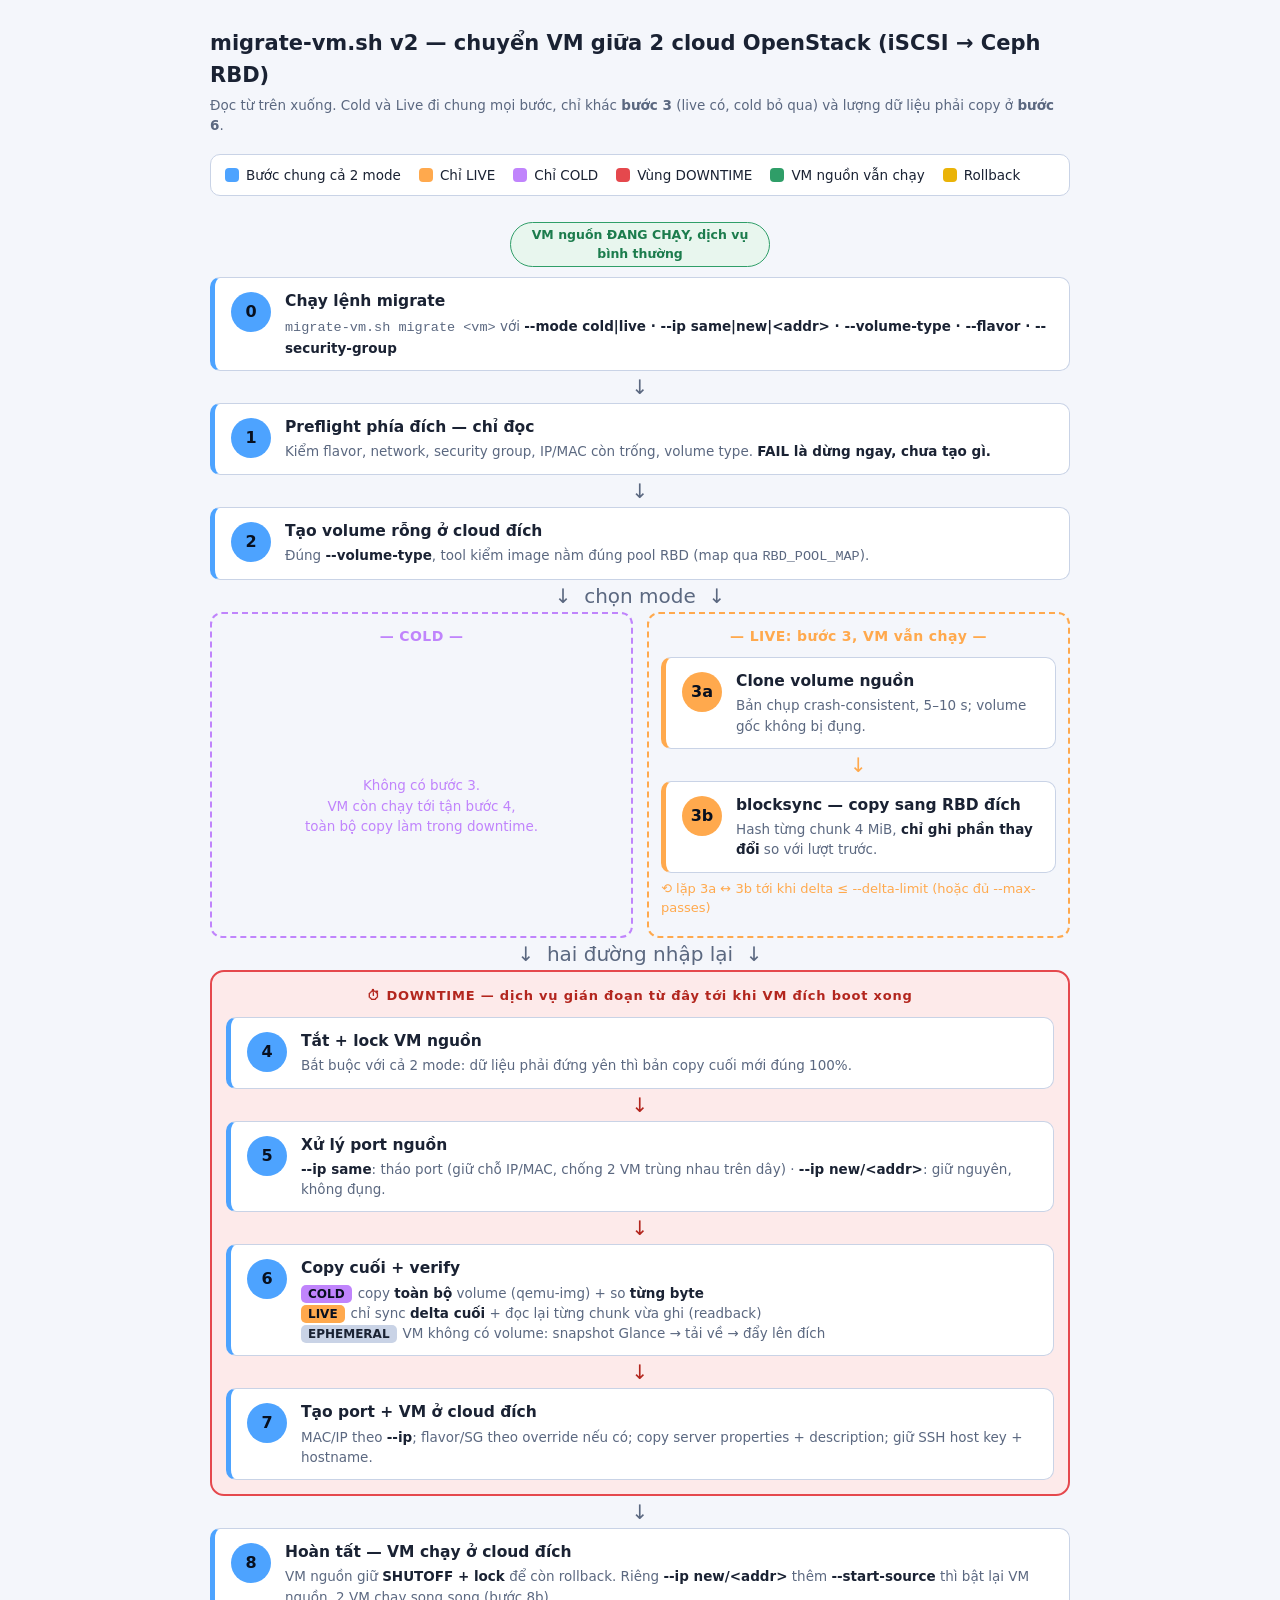
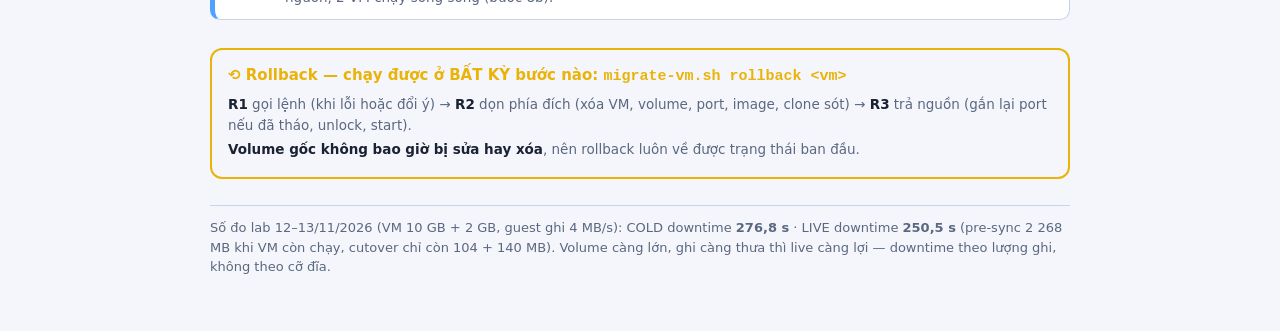
<file: workflow-v2-simple.html>
<!doctype html>
<html lang="vi">
<head>
<meta charset="utf-8">
<meta name="viewport" content="width=device-width, initial-scale=1">
<title>Workflow migrate-vm v2</title>
<style>
  :root{
    --bg:#0e1320; --card:#161d2e; --text:#e8ecf5; --muted:#9aa7bd; --line:#2a3550;
    --common:#4da3ff;      /* xanh dương: bước CHUNG cả cold lẫn live */
    --live:#ffa94d;        /* cam: chỉ LIVE */
    --cold:#c084fc;        /* tím: chỉ COLD */
    --down-bg:#2a1518; --down-bd:#e5484d; --down-tx:#ff8f93;  /* đỏ: vùng downtime */
    --run-bg:#10241a; --run-bd:#2f9e68; --run-tx:#5dd39e;     /* xanh lá: VM vẫn chạy */
    --rb:#eab308;          /* vàng: rollback */
  }
  @media (prefers-color-scheme: light){
    :root:not([data-theme="dark"]){
      --bg:#f4f6fb; --card:#ffffff; --text:#1a2233; --muted:#5b6880; --line:#c9d3e6;
      --down-bg:#fdeaea; --down-tx:#b3261e; --run-bg:#e8f6ee; --run-tx:#1c7c4d;
    }
  }
  *{box-sizing:border-box}
  body{margin:0;background:var(--bg);color:var(--text);
       font:15px/1.5 "Segoe UI",system-ui,sans-serif;padding:28px 16px 60px}
  .wrap{max-width:860px;margin:0 auto}
  h1{font-size:21px;margin:0 0 4px}
  .sub{color:var(--muted);margin:0 0 18px;font-size:13.5px}

  .legend{display:flex;flex-wrap:wrap;gap:10px 18px;background:var(--card);
          border:1px solid var(--line);border-radius:10px;padding:10px 14px;margin-bottom:26px;font-size:13.5px}
  .legend span{display:flex;align-items:center;gap:7px}
  .dot{width:14px;height:14px;border-radius:4px;display:inline-block}

  .step{display:flex;gap:14px;background:var(--card);border:1px solid var(--line);
        border-radius:10px;padding:12px 16px;align-items:flex-start}
  .step .no{min-width:40px;height:40px;border-radius:50%;display:flex;align-items:center;justify-content:center;
            font-weight:700;font-size:16px;color:#08101f;margin-top:2px}
  .step h3{margin:0 0 2px;font-size:15.5px}
  .step p{margin:0;color:var(--muted);font-size:13.5px}
  .step p b{color:var(--text)}
  .common{border-left:5px solid var(--common)} .common .no{background:var(--common)}
  .livebox{border-left:5px solid var(--live)}  .livebox .no{background:var(--live)}
  .coldbox{border-left:5px solid var(--cold)}  .coldbox .no{background:var(--cold)}

  .arrow{display:flex;justify-content:center;color:var(--muted);font-size:20px;line-height:1;margin:6px 0}

  .split{display:grid;grid-template-columns:1fr 1fr;gap:14px;margin:6px 0}
  .branch{border-radius:12px;padding:12px;border:2px dashed}
  .branch h4{margin:0 0 10px;font-size:14px;text-align:center;letter-spacing:.4px}
  .branch.cold{border-color:var(--cold)} .branch.cold h4{color:var(--cold)}
  .branch.live{border-color:var(--live)} .branch.live h4{color:var(--live)}
  .runtag{display:block;text-align:center;margin:0 auto 10px;max-width:260px;background:var(--run-bg);
          border:1px solid var(--run-bd);color:var(--run-tx);border-radius:999px;padding:3px 12px;font-size:12.5px;font-weight:600}
  .loop{display:flex;justify-content:center;align-items:center;gap:6px;color:var(--live);font-size:13px;margin:6px 0}
  .skip{display:flex;height:100%;min-height:150px;align-items:center;justify-content:center;
        color:var(--cold);font-size:13.5px;text-align:center;padding:0 8px}

  .downzone{background:var(--down-bg);border:2px solid var(--down-bd);border-radius:14px;
            padding:14px;margin:6px 0}
  .downzone>.zlabel{color:var(--down-tx);font-weight:700;font-size:13px;letter-spacing:.8px;
            text-align:center;margin-bottom:12px}
  .downzone .step{margin-bottom:0}
  .downzone .arrow{color:var(--down-tx)}

  .mode{display:inline-block;border-radius:5px;padding:0 7px;font-size:12px;font-weight:700;margin-right:6px}
  .mcold{background:var(--cold);color:#08101f} .mlive{background:var(--live);color:#08101f}
  .mgrey{background:var(--line);color:var(--text)}

  .rollback{border:2px solid var(--rb);border-radius:12px;padding:14px 16px;margin-top:28px}
  .rollback h3{margin:0 0 6px;color:var(--rb);font-size:15px}
  .rollback p{margin:0 0 4px;color:var(--muted);font-size:13.5px}
  .rollback b{color:var(--text)}

  .nums{margin-top:26px;color:var(--muted);font-size:13px;border-top:1px solid var(--line);padding-top:12px}
  @media (max-width:640px){ .split{grid-template-columns:1fr} .skip{min-height:70px} }
</style>
</head>
<body><div class="wrap">
  <h1>migrate-vm.sh v2 — chuyển VM giữa 2 cloud OpenStack (iSCSI → Ceph RBD)</h1>
  <p class="sub">Đọc từ trên xuống. Cold và Live đi chung mọi bước, chỉ khác <b>bước 3</b> (live có, cold bỏ qua) và lượng dữ liệu phải copy ở <b>bước 6</b>.</p>

  <div class="legend">
    <span><i class="dot" style="background:var(--common)"></i>Bước chung cả 2 mode</span>
    <span><i class="dot" style="background:var(--live)"></i>Chỉ LIVE</span>
    <span><i class="dot" style="background:var(--cold)"></i>Chỉ COLD</span>
    <span><i class="dot" style="background:var(--down-bd)"></i>Vùng DOWNTIME</span>
    <span><i class="dot" style="background:var(--run-bd)"></i>VM nguồn vẫn chạy</span>
    <span><i class="dot" style="background:var(--rb)"></i>Rollback</span>
  </div>

  <span class="runtag">VM nguồn ĐANG CHẠY, dịch vụ bình thường</span>

  <div class="step common"><div class="no">0</div><div>
    <h3>Chạy lệnh migrate</h3>
    <p><code>migrate-vm.sh migrate &lt;vm&gt;</code> với <b>--mode cold|live · --ip same|new|&lt;addr&gt; · --volume-type · --flavor · --security-group</b></p>
  </div></div>
  <div class="arrow">↓</div>

  <div class="step common"><div class="no">1</div><div>
    <h3>Preflight phía đích — chỉ đọc</h3>
    <p>Kiểm flavor, network, security group, IP/MAC còn trống, volume type. <b>FAIL là dừng ngay, chưa tạo gì.</b></p>
  </div></div>
  <div class="arrow">↓</div>

  <div class="step common"><div class="no">2</div><div>
    <h3>Tạo volume rỗng ở cloud đích</h3>
    <p>Đúng <b>--volume-type</b>, tool kiểm image nằm đúng pool RBD (map qua <code>RBD_POOL_MAP</code>).</p>
  </div></div>
  <div class="arrow">↓ &nbsp;chọn mode&nbsp; ↓</div>

  <div class="split">
    <div class="branch cold">
      <h4>— COLD —</h4>
      <div class="skip">Không có bước 3.<br>VM còn chạy tới tận bước 4,<br>toàn bộ copy làm trong downtime.</div>
    </div>
    <div class="branch live">
      <h4>— LIVE: bước 3, VM vẫn chạy —</h4>
      <div class="step livebox"><div class="no">3a</div><div>
        <h3>Clone volume nguồn</h3>
        <p>Bản chụp crash-consistent, 5–10 s; volume gốc không bị đụng.</p>
      </div></div>
      <div class="arrow" style="color:var(--live)">↓</div>
      <div class="step livebox"><div class="no">3b</div><div>
        <h3>blocksync — copy sang RBD đích</h3>
        <p>Hash từng chunk 4 MiB, <b>chỉ ghi phần thay đổi</b> so với lượt trước.</p>
      </div></div>
      <div class="loop">⟲ lặp 3a ↔ 3b tới khi delta ≤ --delta-limit (hoặc đủ --max-passes)</div>
    </div>
  </div>
  <div class="arrow">↓ &nbsp;hai đường nhập lại&nbsp; ↓</div>

  <div class="downzone">
    <div class="zlabel">⏱ DOWNTIME — dịch vụ gián đoạn từ đây tới khi VM đích boot xong</div>

    <div class="step common"><div class="no">4</div><div>
      <h3>Tắt + lock VM nguồn</h3>
      <p>Bắt buộc với cả 2 mode: dữ liệu phải đứng yên thì bản copy cuối mới đúng 100%.</p>
    </div></div>
    <div class="arrow">↓</div>

    <div class="step common"><div class="no">5</div><div>
      <h3>Xử lý port nguồn</h3>
      <p><b>--ip same</b>: tháo port (giữ chỗ IP/MAC, chống 2 VM trùng nhau trên dây) · <b>--ip new/&lt;addr&gt;</b>: giữ nguyên, không đụng.</p>
    </div></div>
    <div class="arrow">↓</div>

    <div class="step common"><div class="no">6</div><div>
      <h3>Copy cuối + verify</h3>
      <p><span class="mode mcold">COLD</span>copy <b>toàn bộ</b> volume (qemu-img) + so <b>từng byte</b></p>
      <p><span class="mode mlive">LIVE</span>chỉ sync <b>delta cuối</b> + đọc lại từng chunk vừa ghi (readback)</p>
      <p><span class="mode mgrey">EPHEMERAL</span>VM không có volume: snapshot Glance → tải về → đẩy lên đích</p>
    </div></div>
    <div class="arrow">↓</div>

    <div class="step common"><div class="no">7</div><div>
      <h3>Tạo port + VM ở cloud đích</h3>
      <p>MAC/IP theo <b>--ip</b>; flavor/SG theo override nếu có; copy server properties + description; giữ SSH host key + hostname.</p>
    </div></div>
  </div>
  <div class="arrow">↓</div>

  <div class="step common"><div class="no">8</div><div>
    <h3>Hoàn tất — VM chạy ở cloud đích</h3>
    <p>VM nguồn giữ <b>SHUTOFF + lock</b> để còn rollback. Riêng <b>--ip new/&lt;addr&gt;</b> thêm <b>--start-source</b> thì bật lại VM nguồn, 2 VM chạy song song (bước 8b).</p>
  </div></div>

  <div class="rollback">
    <h3>⟲ Rollback — chạy được ở BẤT KỲ bước nào: <code>migrate-vm.sh rollback &lt;vm&gt;</code></h3>
    <p><b>R1</b> gọi lệnh (khi lỗi hoặc đổi ý) → <b>R2</b> dọn phía đích (xóa VM, volume, port, image, clone sót) → <b>R3</b> trả nguồn (gắn lại port nếu đã tháo, unlock, start).</p>
    <p><b>Volume gốc không bao giờ bị sửa hay xóa</b>, nên rollback luôn về được trạng thái ban đầu.</p>
  </div>

  <div class="nums">
    Số đo lab 12–13/11/2026 (VM 10 GB + 2 GB, guest ghi 4 MB/s): COLD downtime <b>276,8 s</b> ·
    LIVE downtime <b>250,5 s</b> (pre-sync 2 268 MB khi VM còn chạy, cutover chỉ còn 104 + 140 MB).
    Volume càng lớn, ghi càng thưa thì live càng lợi — downtime theo lượng ghi, không theo cỡ đĩa.
  </div>
</div></body>
</html>
</file>
